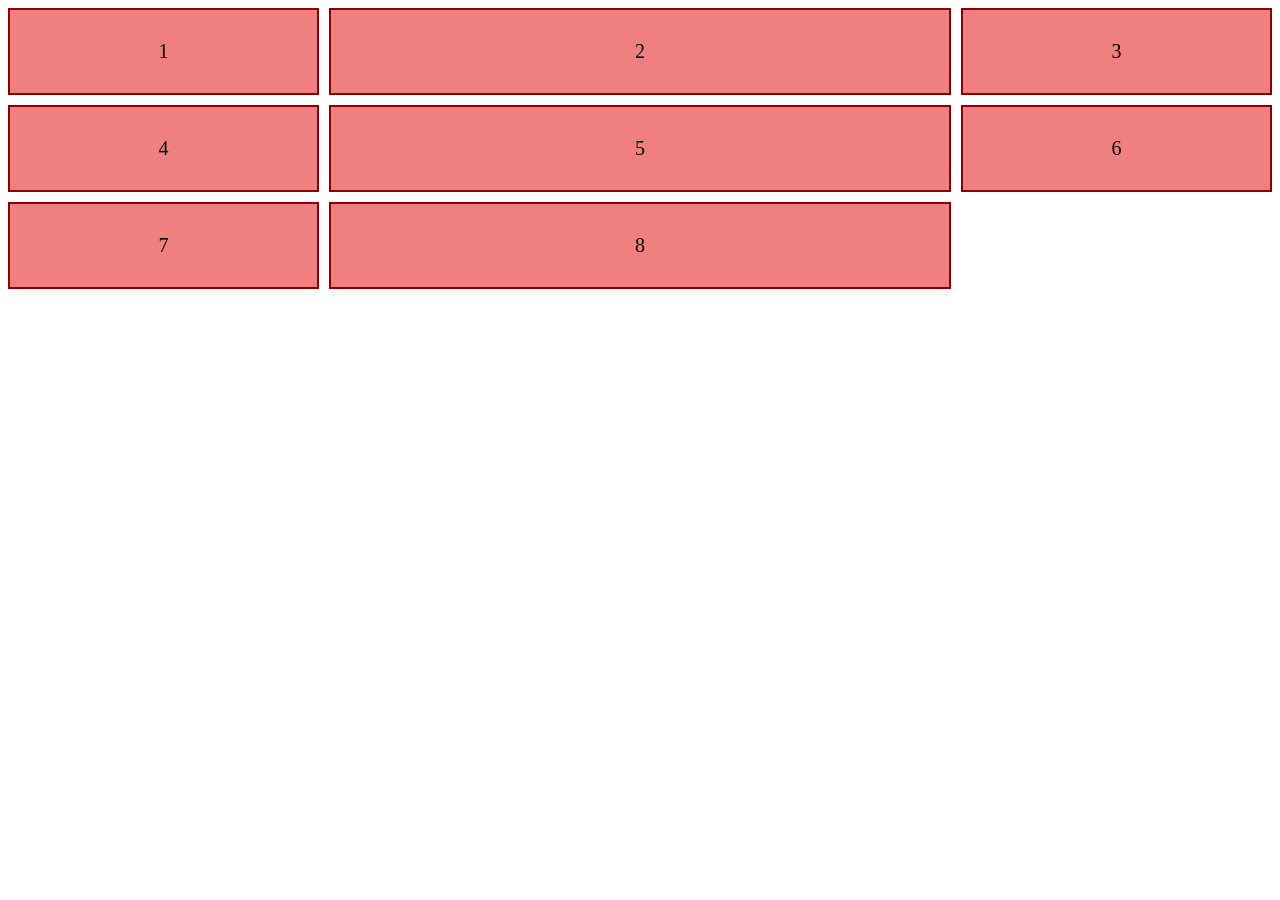
<file: index.html>
<!DOCTYPE html>
<html lang="id">
<head>
    <meta charset="UTF-8">
    <meta name="viewport" content="width=device-width, initial-scale=1.0">
    <title>Latihan Grid Minggu 07</title>
    <link rel="stylesheet" href="style.css">
</head>
<body>
    <div class="grid">
        <div class="cell">1</div>
        <div class="cell">2</div>
        <div class="cell">3</div>
        <div class="cell">4</div>
        <div class="cell">5</div>
        <div class="cell">6</div>
        <div class="cell">7</div>
        <div class="cell">8</div>
    </div>
</body>
</html>
</file>
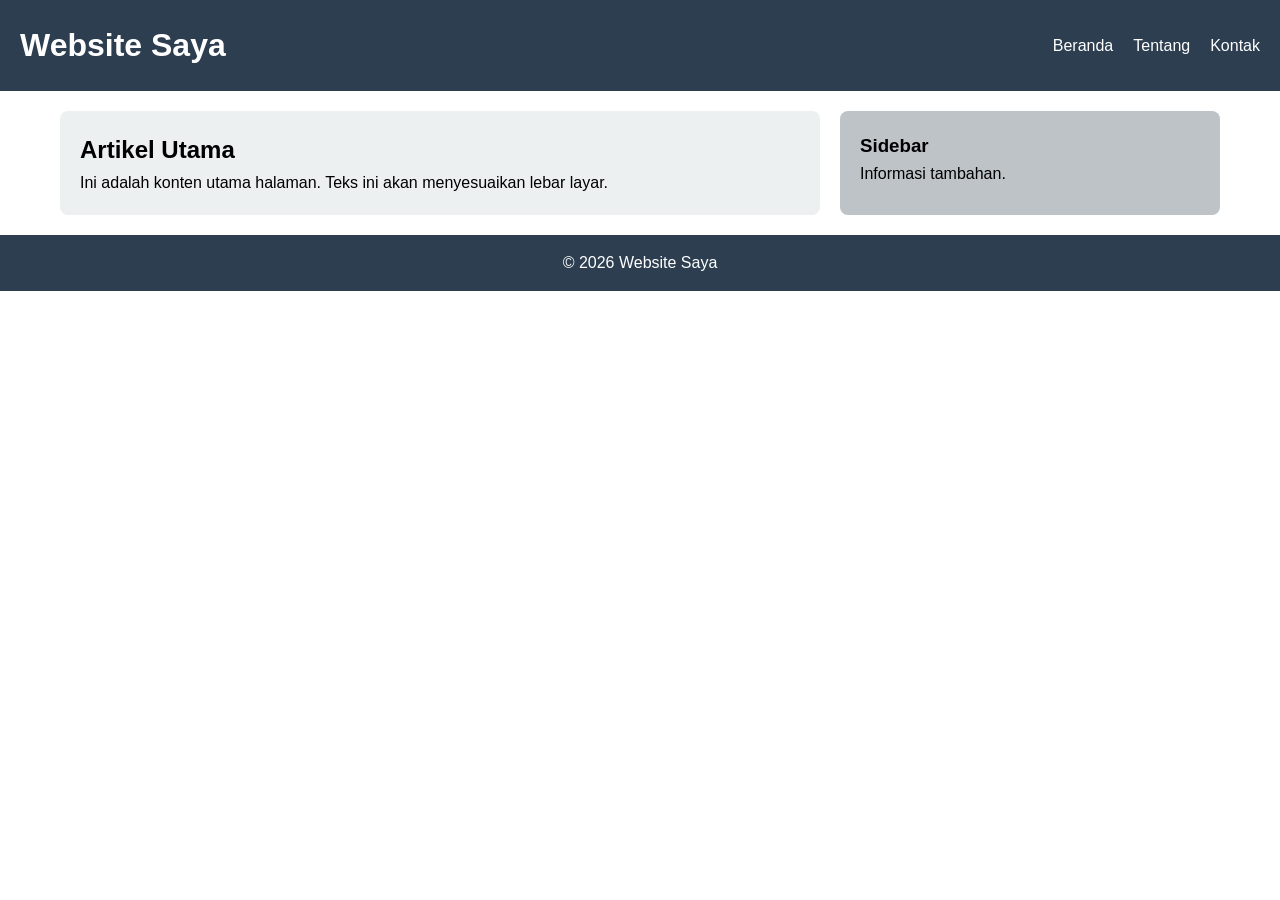
<file: halaman.html>
<!DOCTYPE html>
<html lang="id">
<head>
    <meta charset="UTF-8">
    <meta name="viewport" content="width=device-width, initial-scale=1.0">
    <title>Halaman Responsif Lengkap</title>
    <link rel="stylesheet" href="halaman.css">
</head>
<body>
    <header class="header">
        <h1>Website Saya</h1>
        <nav>
            <ul class="menu">
                <li><a href="#">Beranda</a></li>
                <li><a href="#">Tentang</a></li>
                <li><a href="#">Kontak</a></li>
            </ul>
        </nav>
    </header>

    <main class="konten">
        <section class="artikel">
            <h2>Artikel Utama</h2>
            <p>Ini adalah konten utama halaman. Teks ini akan menyesuaikan lebar layar.</p>
        </section>
        <aside class="sidebar">
            <h3>Sidebar</h3>
            <p>Informasi tambahan.</p>
        </aside>
    </main>

    <footer class="footer">
        <p>&copy; 2026 Website Saya</p>
    </footer>
</body>
</html>
</file>
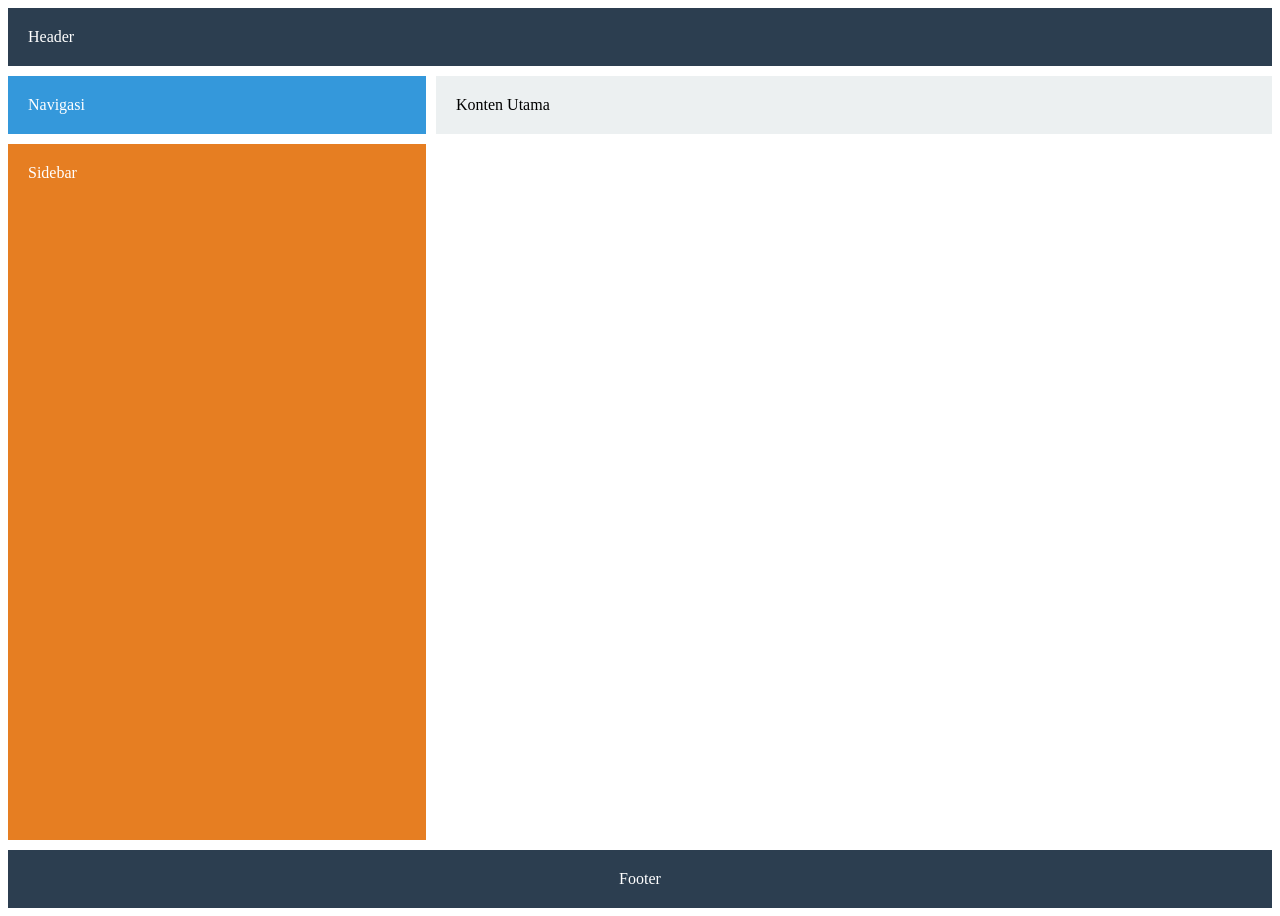
<file: layout.html>
<!DOCTYPE html>
<html lang="id">
<head>
    <meta charset="UTF-8">
    <title>Layout Grid</title>
    <link rel="stylesheet" href="layout.css">
</head>
<body>
    <div class="layout">
        <header class="header">Header</header>
        <nav class="nav">Navigasi</nav>
        <main class="main">Konten Utama</main>
        <aside class="aside">Sidebar</aside>
        <footer class="footer">Footer</footer>
    </div>
</body>
</html>
</file>
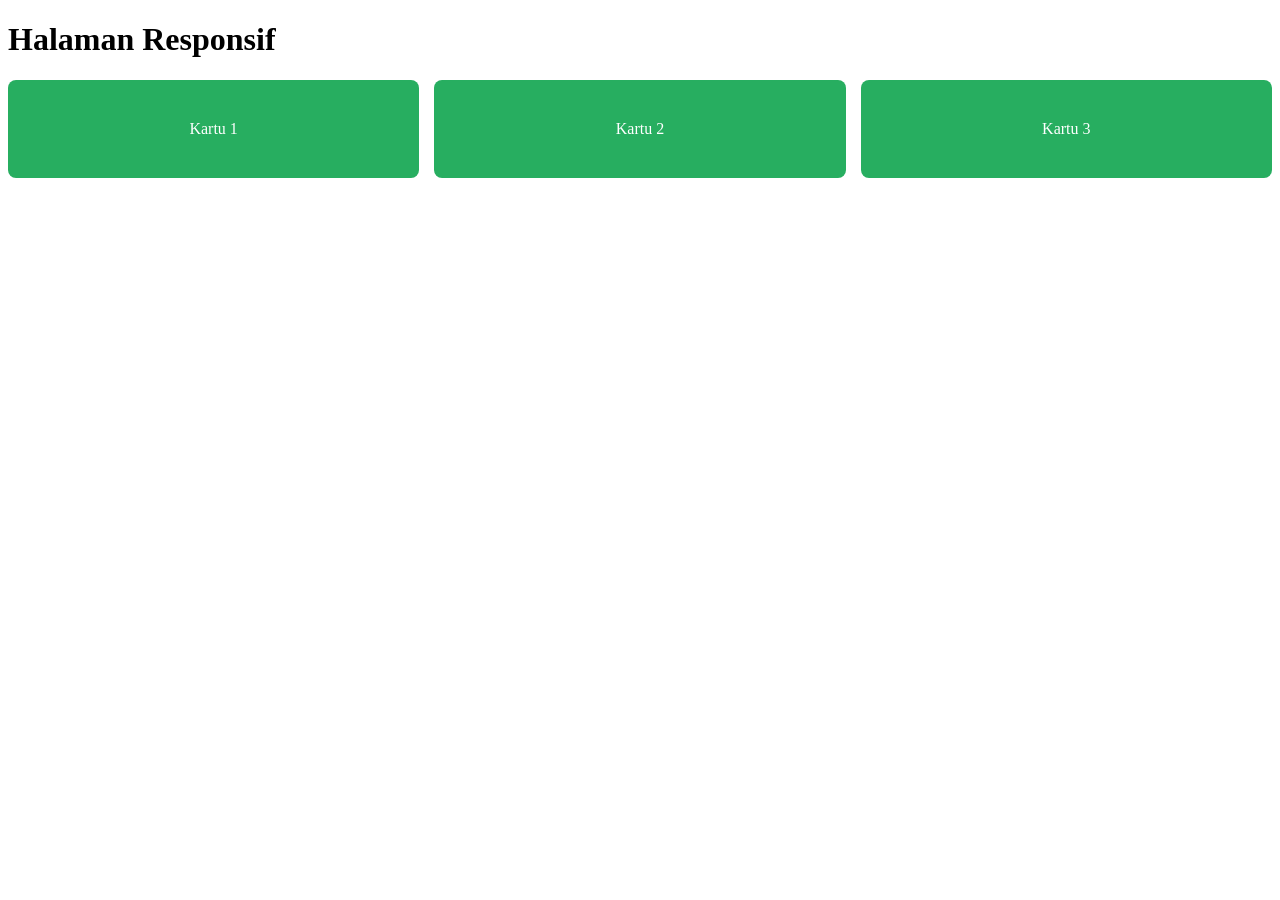
<file: mobile-first.html>
<!DOCTYPE html>
<html lang="id">
<head>
    <meta charset="UTF-8">
    <meta name="viewport" content="width=device-width, initial-scale=1.0">
    <title>Responsive</title>
    <link rel="stylesheet" href="mobile-first.css">
</head>
<body>
    <h1>Halaman Responsif</h1>
    <div class="konten">
        <div class="kartu">Kartu 1</div>
        <div class="kartu">Kartu 2</div>
        <div class="kartu">Kartu 3</div>
    </div>
</body>
</html>
</file>
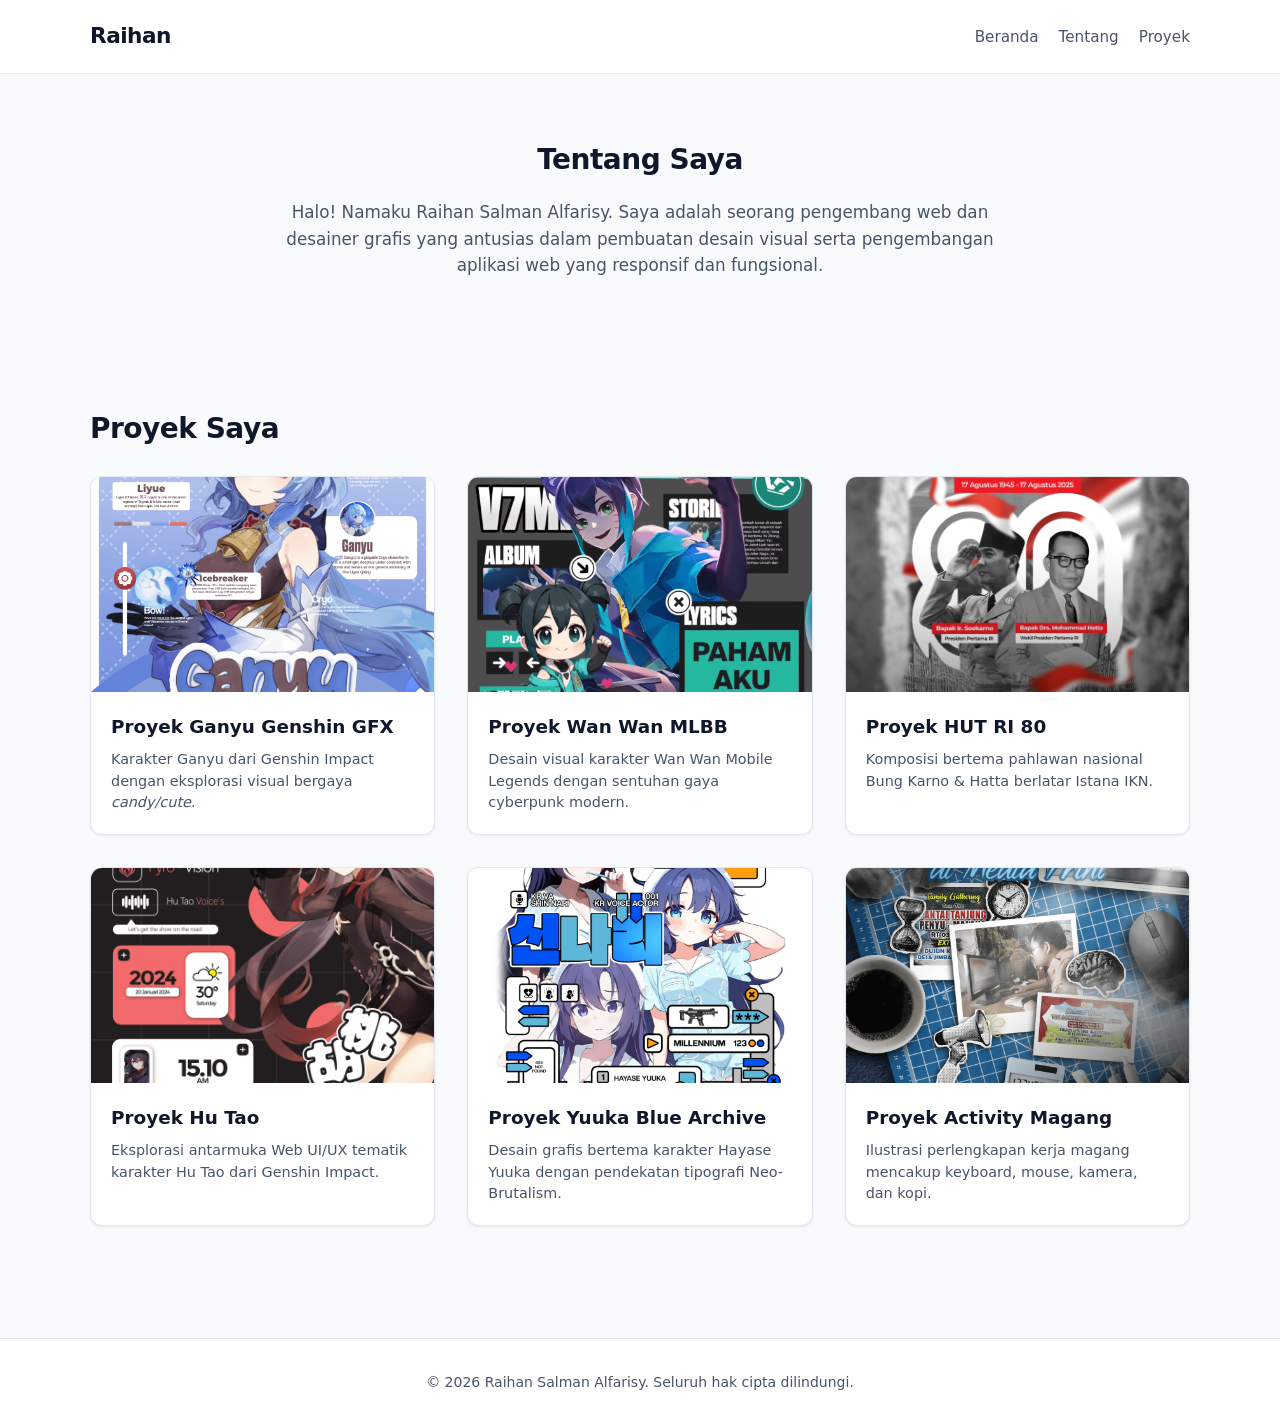
<file: portofolio.html>
<!DOCTYPE html>
<html lang="id">
<head>
  <meta charset="UTF-8">
  <meta name="viewport" content="width=device-width, initial-scale=1.0">
  <title>Portofolio Raihan</title>
  <link rel="stylesheet" href="portofolio.css">
</head>
<body id="beranda">

  <header class="header">
    <div class="nav-container">
      <h1 class="logo">Raihan</h1>
      <nav>
        <ul class="menu">
          <li><a href="#beranda">Beranda</a></li>
          <li><a href="#tentang">Tentang</a></li>
          <li><a href="#proyek">Proyek</a></li>
        </ul>
      </nav>
    </div>
  </header>

  <main>
    <section id="tentang" class="tentang">
      <h2>Tentang Saya</h2>
      <p>Halo! Namaku Raihan Salman Alfarisy. Saya adalah seorang pengembang web dan desainer grafis yang antusias dalam pembuatan desain visual serta pengembangan aplikasi web yang responsif dan fungsional.</p>
    </section>

    <section id="proyek" class="proyek">
      <h2>Proyek Saya</h2>
      <div class="grid-proyek">
        
        <article class="kartu">
          <div class="kartu-img-wrapper">
            <img src="foto1.png" alt="Proyek Ganyu Genshin GFX" loading="lazy">
          </div>
          <div class="kartu-konten">
            <h3>Proyek Ganyu Genshin GFX</h3>
            <p>Karakter Ganyu dari Genshin Impact dengan eksplorasi visual bergaya <em>candy/cute</em>.</p>
          </div>
        </article>

        <article class="kartu">
          <div class="kartu-img-wrapper">
            <img src="foto2.png" alt="Proyek Wan Wan MLBB" loading="lazy">
          </div>
          <div class="kartu-konten">
            <h3>Proyek Wan Wan MLBB</h3>
            <p>Desain visual karakter Wan Wan Mobile Legends dengan sentuhan gaya cyberpunk modern.</p>
          </div>
        </article>

        <article class="kartu">
          <div class="kartu-img-wrapper">
            <img src="foto3.png" alt="Proyek HUT RI 80" loading="lazy">
          </div>
          <div class="kartu-konten">
            <h3>Proyek HUT RI 80</h3>
            <p>Komposisi bertema pahlawan nasional Bung Karno & Hatta berlatar Istana IKN.</p>
          </div>
        </article>

        <article class="kartu">
          <div class="kartu-img-wrapper">
            <img src="foto4.png" alt="Proyek Hu Tao" loading="lazy">
          </div>
          <div class="kartu-konten">
            <h3>Proyek Hu Tao</h3>
            <p>Eksplorasi antarmuka Web UI/UX tematik karakter Hu Tao dari Genshin Impact.</p>
          </div>
        </article>

        <article class="kartu">
          <div class="kartu-img-wrapper">
            <img src="foto5.png" alt="Proyek Yuuka Blue Archive" loading="lazy">
          </div>
          <div class="kartu-konten">
            <h3>Proyek Yuuka Blue Archive</h3>
            <p>Desain grafis bertema karakter Hayase Yuuka dengan pendekatan tipografi Neo-Brutalism.</p>
          </div>
        </article>

        <article class="kartu">
          <div class="kartu-img-wrapper">
            <img src="foto6.png" alt="Proyek Activity Magang" loading="lazy">
          </div>
          <div class="kartu-konten">
            <h3>Proyek Activity Magang</h3>
            <p>Ilustrasi perlengkapan kerja magang mencakup keyboard, mouse, kamera, dan kopi.</p>
          </div>
        </article>

      </div>
    </section>
  </main>

  <footer class="footer">
    <p>&copy; 2026 Raihan Salman Alfarisy. Seluruh hak cipta dilindungi.</p>
  </footer>

</body>
</html>
</file>
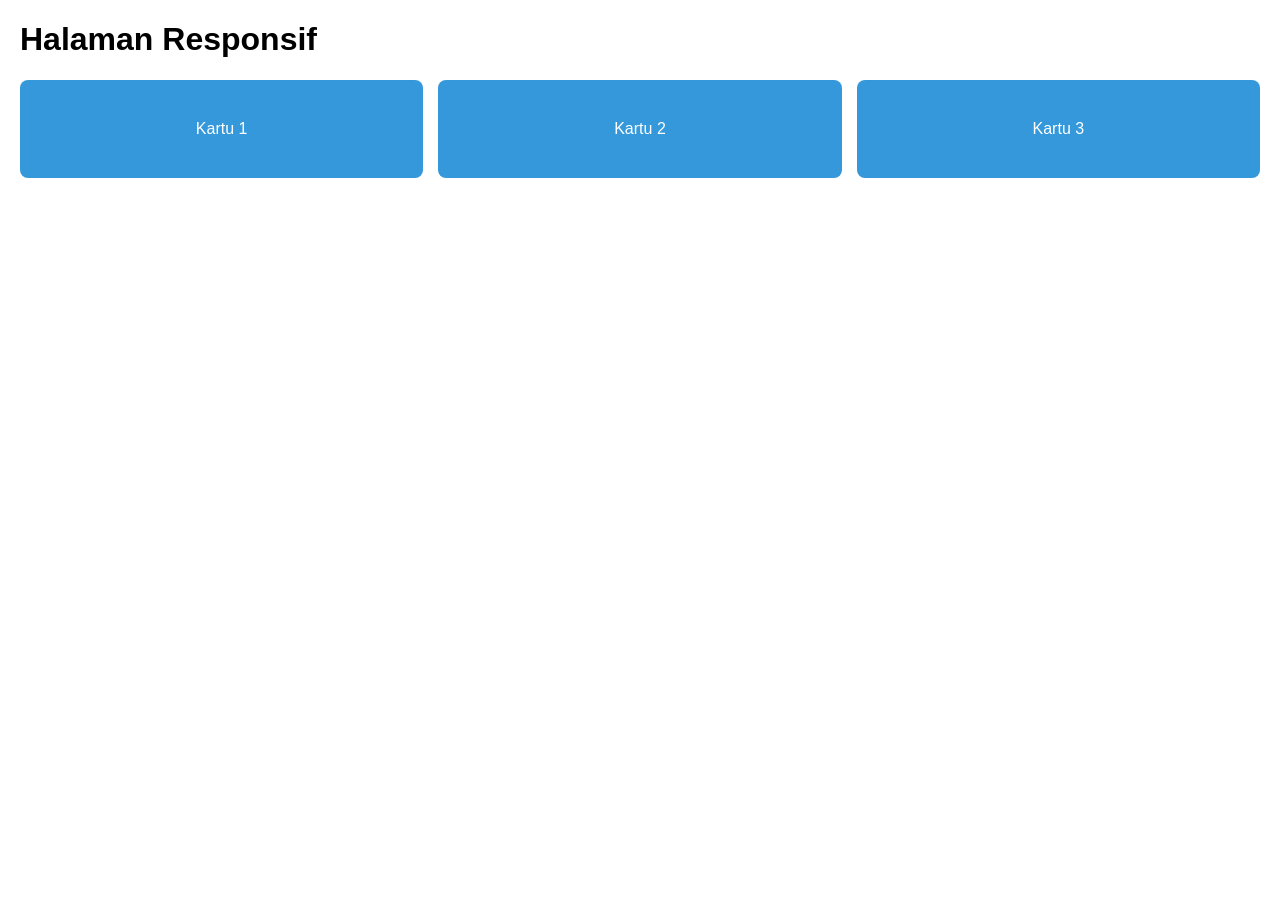
<file: responsive.html>
<!DOCTYPE html>
<html lang="id">
<head>
    <meta charset="UTF-8">
    <meta name="viewport" content="width=device-width, initial-scale=1.0">
    <title>Responsive</title>
    <link rel="stylesheet" href="responsive.css">
</head>
<body>
    <h1>Halaman Responsif</h1>
    <div class="konten">
        <div class="kartu">Kartu 1</div>
        <div class="kartu">Kartu 2</div>
        <div class="kartu">Kartu 3</div>
    </div>
</body>
</html>
</file>
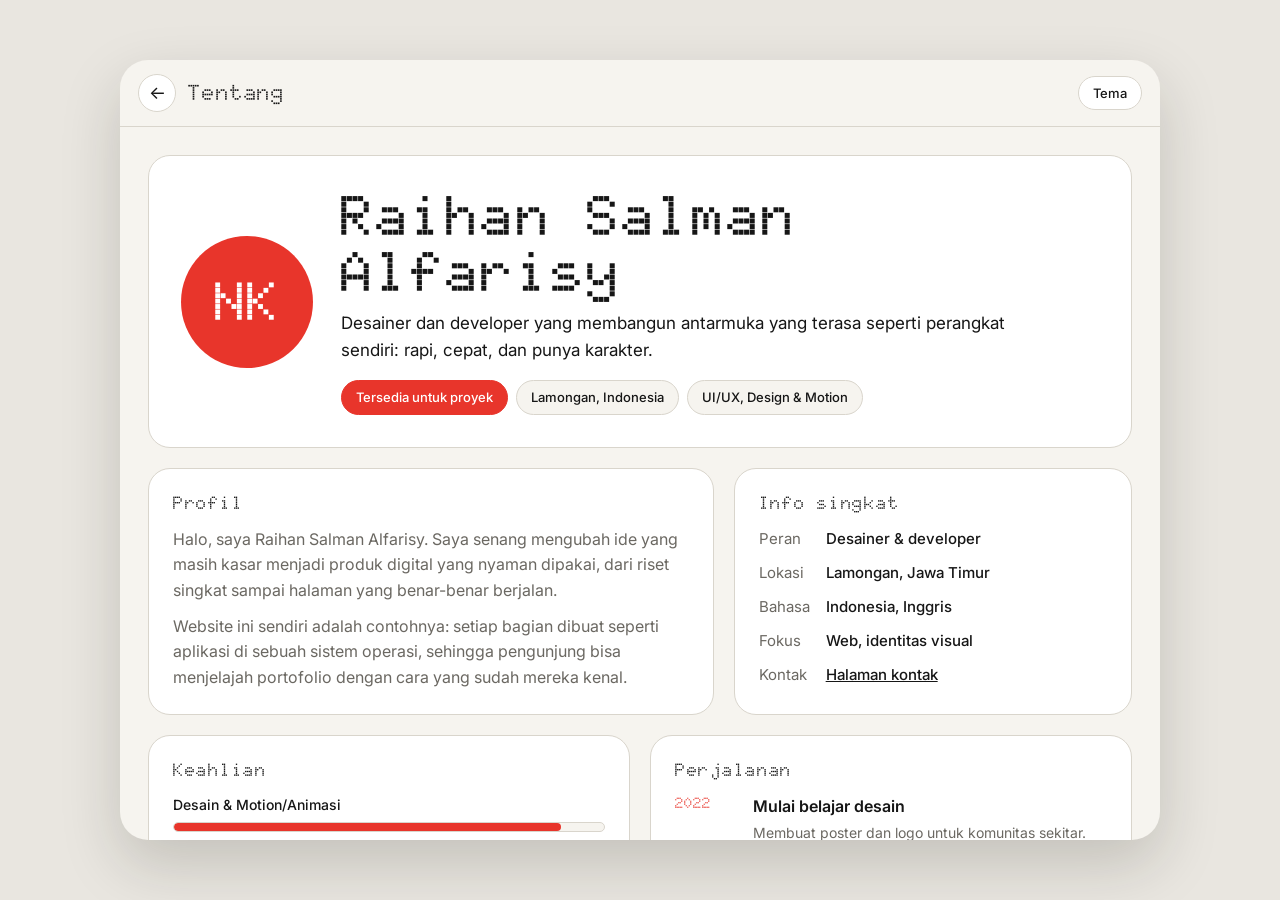
<file: tentang.html>
<!DOCTYPE html>
<html lang="id">
<head>
<meta charset="utf-8">
<meta name="viewport" content="width=device-width, initial-scale=1, viewport-fit=cover">
<title>Tentang</title>
<link rel="preconnect" href="https://fonts.googleapis.com">
<link rel="preconnect" href="https://fonts.gstatic.com" crossorigin>
<link href="https://fonts.googleapis.com/css2?family=Doto:wght@700;900&family=Inter:wght@400;500;600&display=swap" rel="stylesheet">
<style>
:root{
  --bg:#e9e6e0; --win:#f6f4ef; --surface:#ffffff; --ink:#161616; --muted:#6b6862;
  --line:#d9d5cc; --red:#e8352b; --red-ink:#fff; --shadow:0 24px 60px rgba(30,25,15,.18);
  --r-win:28px; --r-card:22px; --r-pill:999px;
  --dot:"Doto","Courier New",monospace; --sans:"Inter",system-ui,-apple-system,"Segoe UI",sans-serif;
}
@media (prefers-color-scheme:dark){
  :root:not([data-theme="light"]){
    --bg:#0f0f10; --win:#1a1a1c; --surface:#242427; --ink:#f2f0eb; --muted:#9b978f;
    --line:#35353a; --shadow:0 24px 60px rgba(0,0,0,.5);
  }
}
:root[data-theme="dark"]{
  --bg:#0f0f10; --win:#1a1a1c; --surface:#242427; --ink:#f2f0eb; --muted:#9b978f;
  --line:#35353a; --shadow:0 24px 60px rgba(0,0,0,.5);
}
*{box-sizing:border-box;margin:0}
html,body{height:100%}
body{
  font-family:var(--sans);background:var(--bg);color:var(--ink);line-height:1.6;
  padding:env(safe-area-inset-top,0) 0 env(safe-area-inset-bottom,0);
  display:flex;align-items:center;justify-content:center;
}
a{color:inherit}
:focus-visible{outline:3px solid var(--red);outline-offset:3px;border-radius:8px}

/* Jendela */
.window{
  width:min(1040px,100%);height:min(780px,100%);background:var(--win);
  border-radius:var(--r-win);box-shadow:var(--shadow);display:flex;flex-direction:column;overflow:hidden;
}
.titlebar{
  display:flex;align-items:center;gap:12px;padding:14px 18px;border-bottom:1px solid var(--line);
}
.back{
  display:inline-grid;place-items:center;width:38px;height:38px;border-radius:50%;
  background:var(--surface);border:1px solid var(--line);text-decoration:none;font-size:18px;
}
.titlebar h1{font:700 22px/1 var(--dot);letter-spacing:.04em;flex:1}
.theme{
  border:1px solid var(--line);background:var(--surface);color:var(--ink);cursor:pointer;
  border-radius:var(--r-pill);padding:8px 14px;font:500 13px var(--sans);
}
.content{flex:1;overflow-y:auto;padding:28px;display:grid;gap:20px;grid-template-columns:repeat(12,1fr);align-content:start}

/* Kartu */
.card{background:var(--surface);border:1px solid var(--line);border-radius:var(--r-card);padding:24px}
.card h2{font:700 18px/1.2 var(--dot);letter-spacing:.04em;margin-bottom:12px}
.card p{color:var(--muted);max-width:62ch}
.card p+p{margin-top:10px}

.hero{grid-column:span 12;display:grid;grid-template-columns:auto 1fr;gap:28px;align-items:center;padding:32px}
.avatar{
  width:132px;height:132px;border-radius:50%;background:var(--red);color:var(--red-ink);
  display:grid;place-items:center;font:900 54px var(--dot);
}
.hero h2{font:900 clamp(34px,6vw,56px)/1 var(--dot);letter-spacing:.02em;margin-bottom:10px}
.hero p{font-size:17px;color:var(--ink)}
.pills{display:flex;flex-wrap:wrap;gap:8px;margin-top:16px}
.pill{border-radius:var(--r-pill);padding:6px 14px;font-size:13px;font-weight:500;border:1px solid var(--line);background:var(--win)}
.pill.red{background:var(--red);border-color:var(--red);color:var(--red-ink)}

.bio{grid-column:span 7}
.facts{grid-column:span 5}
.facts dl{display:grid;grid-template-columns:auto 1fr;gap:10px 16px;font-size:15px}
.facts dt{color:var(--muted)}
.facts dd{font-weight:500}

.skills{grid-column:span 6}
.bars{display:grid;gap:14px;list-style:none;padding:0}
.bars li{display:grid;gap:6px;font-size:14px;font-weight:500}
.bar{height:10px;border-radius:var(--r-pill);background:var(--win);border:1px solid var(--line);overflow:hidden}
.bar i{display:block;height:100%;background:var(--ink);border-radius:var(--r-pill)}
.bar i.hot{background:var(--red)}

.journey{grid-column:span 6}
.timeline{list-style:none;padding:0;display:grid;gap:18px;position:relative}
.timeline li{display:grid;grid-template-columns:64px 1fr;gap:14px}
.timeline time{font:700 15px var(--dot);color:var(--red)}
.timeline strong{display:block;font-weight:600}
.timeline span{color:var(--muted);font-size:14px}

.values{grid-column:span 12;display:grid;grid-template-columns:repeat(3,1fr);gap:16px;background:none;border:0;padding:0}
.values .v{background:var(--surface);border:1px solid var(--line);border-radius:var(--r-card);padding:22px}
.values .v:nth-child(2){border-radius:60px 22px 22px 22px}
.values .v:nth-child(3){background:var(--red);border-color:var(--red);color:var(--red-ink)}
.values .v:nth-child(3) p{color:rgba(255,255,255,.85)}
.values h3{font:700 17px var(--dot);letter-spacing:.04em;margin-bottom:8px}
.values p{font-size:14px;color:var(--muted)}

.cta{grid-column:span 12;display:flex;flex-wrap:wrap;gap:12px;align-items:center;justify-content:space-between}
.cta p{color:var(--ink);font-size:17px}
.btn{
  display:inline-block;text-decoration:none;background:var(--red);color:var(--red-ink);font-weight:600;
  padding:12px 22px;border-radius:var(--r-pill);
}
.btn.ghost{background:transparent;color:var(--ink);border:1px solid var(--line)}

/* Tablet & HP */
@media (max-width:860px){
  .bio,.facts,.skills,.journey{grid-column:span 12}
  .values{grid-template-columns:1fr}
}
@media (max-width:640px){
  body{display:block;background:var(--win)}
  .window{height:auto;min-height:100%;border-radius:0;box-shadow:none}
  .titlebar{position:sticky;top:env(safe-area-inset-top,0);background:var(--win);z-index:5}
  .content{padding:16px;overflow:visible}
  .hero{grid-template-columns:1fr;text-align:left;padding:24px}
  .avatar{width:96px;height:96px;font-size:40px}
  .card{border-radius:26px}
}
@media (prefers-reduced-motion:reduce){*{scroll-behavior:auto!important;transition:none!important;animation:none!important}}
</style>
</head>
<body>
<main class="window" aria-labelledby="judul">
  <header class="titlebar">
    <a class="back" href="index.html" aria-label="Kembali ke beranda">&#8592;</a>
    <h1 id="judul">Tentang</h1>
    <button class="theme" id="theme" type="button" aria-label="Ganti tema">Tema</button>
  </header>

  <div class="content">
    <section class="card hero">
      <div class="avatar" aria-hidden="true">NK</div>
      <div>
        <h2>Raihan Salman Alfarisy</h2>
        <p>Desainer dan developer yang membangun antarmuka yang terasa seperti perangkat sendiri: rapi, cepat, dan punya karakter.</p>
        <div class="pills">
          <span class="pill red">Tersedia untuk proyek</span>
          <span class="pill">Lamongan, Indonesia</span>
          <span class="pill">UI/UX, Design &amp; Motion </span>
        </div>
      </div>
    </section>

    <section class="card bio">
      <h2>Profil</h2>
      <p>Halo, saya Raihan Salman Alfarisy. Saya senang mengubah ide yang masih kasar menjadi produk digital yang nyaman dipakai, dari riset singkat sampai halaman yang benar-benar berjalan.</p>
      <p>Website ini sendiri adalah contohnya: setiap bagian dibuat seperti aplikasi di sebuah sistem operasi, sehingga pengunjung bisa menjelajah portofolio dengan cara yang sudah mereka kenal.</p>
    </section>

    <section class="card facts">
      <h2>Info singkat</h2>
      <dl>
        <dt>Peran</dt><dd>Desainer &amp; developer</dd>
        <dt>Lokasi</dt><dd>Lamongan, Jawa Timur</dd>
        <dt>Bahasa</dt><dd>Indonesia, Inggris</dd>
        <dt>Fokus</dt><dd>Web, identitas visual</dd>
        <dt>Kontak</dt><dd><a href="kontak.html">Halaman kontak</a></dd>
      </dl>
    </section>

    <section class="card skills">
      <h2>Keahlian</h2>
      <ul class="bars">
        <li>Desain & Motion/Animasi<div class="bar"><i class="hot" style="width:90%"></i></div></li>
        <li>HTML, CSS, JavaScript<div class="bar"><i style="width:80%"></i></div></li>
        <li>Identitas visual<div class="bar"><i style="width:75%"></i></div></li>
        <li>Fotografi &amp; kamera<div class="bar"><i style="width:70%"></i></div></li>
      </ul>
    </section>

    <section class="card journey">
      <h2>Perjalanan</h2>
      <ol class="timeline">
        <li><time>2022</time><div><strong>Mulai belajar desain</strong><span>Membuat poster dan logo untuk komunitas sekitar.</span></div></li>
        <li><time>2024</time><div><strong>Masuk ke pengembangan web</strong><span>Mengubah desain statis menjadi situs yang interaktif.</span></div></li>
        <li><time>2026</time><div><strong>Meluncurkan portofolio ini</strong><span>Satu situs, sebelas aplikasi, satu gaya.</span></div></li>
      </ol>
    </section>

    <section class="card values" aria-label="Prinsip kerja">
      <div class="v"><h3>Jelas dulu</h3><p>Antarmuka yang baik tidak perlu dijelaskan. Saya mulai dari apa yang ingin dilakukan pengguna.</p></div>
      <div class="v"><h3>Detail kecil</h3><p>Jarak, bentuk, dan huruf dipilih satu per satu, bukan diambil dari bawaan.</p></div>
      <div class="v"><h3>Bisa dipakai semua</h3><p>Kontras yang cukup, navigasi keyboard, dan tampilan yang nyaman di HP maupun layar lebar.</p></div>
    </section>

    <section class="card cta">
      <p>Punya proyek atau sekadar ingin menyapa?</p>
      <div>
        <a class="btn" href="kontak.html">Hubungi saya</a>
        <a class="btn ghost" href="index.html">Kembali ke beranda</a>
      </div>
    </section>
  </div>
</main>

<script>
(function(){
  var root=document.documentElement,btn=document.getElementById('theme');
  try{var s=localStorage.getItem('theme');if(s)root.setAttribute('data-theme',s)}catch(e){}
  btn.addEventListener('click',function(){
    var dark=root.getAttribute('data-theme')==='dark'||
      (!root.getAttribute('data-theme')&&matchMedia('(prefers-color-scheme: dark)').matches);
    var next=dark?'light':'dark';
    root.setAttribute('data-theme',next);
    try{localStorage.setItem('theme',next)}catch(e){}
  });
})();
</script>
</body>
</html>
</file>
<file: style.css>
.grid {
    display: grid;
    grid-template-columns: 1fr 2fr 1fr;  /* kolom tengah 2x lebih lebar */
    gap: 10px;
}

.cell {
    background-color: lightcoral;
    border: 2px solid darkred;
    padding: 30px;
    text-align: center;
    font-size: 20px;
}
</file>
<file: halaman.css>
* {
    margin: 0;
    padding: 0;
    box-sizing: border-box;
}

body {
    font-family: Arial, sans-serif;
    line-height: 1.6;
}

.header {
    background-color: #2c3e50;
    color: white;
    padding: 20px;
    text-align: center;
}

.menu {
    list-style: none;
    display: flex;
    justify-content: center;
    gap: 20px;
    margin-top: 10px;
}

.menu a {
    color: white;
    text-decoration: none;
}

.konten {
    display: grid;
    grid-template-columns: 1fr;  /* 1 kolom di ponsel */
    gap: 20px;
    padding: 20px;
    max-width: 1200px;
    margin: 0 auto;
}

.artikel {
    background-color: #ecf0f1;
    padding: 20px;
    border-radius: 8px;
}

.sidebar {
    background-color: #bdc3c7;
    padding: 20px;
    border-radius: 8px;
}

.footer {
    background-color: #2c3e50;
    color: white;
    text-align: center;
    padding: 15px;
}

/* Tablet: 2 kolom untuk konten */
@media (min-width: 600px) {
    .konten {
        grid-template-columns: 2fr 1fr;  /* artikel lebih lebar dari sidebar */
    }
}

/* Desktop: menu di kanan header */
@media (min-width: 992px) {
    .header {
        display: flex;
        justify-content: space-between;
        align-items: center;
        text-align: left;
    }
    .menu {
        margin-top: 0;
    }
}
</file>
<file: layout.css>
.layout {
    display: grid;
    grid-template-columns: 1fr 2fr;   /* 2 kolom: sidebar + konten */
    grid-template-rows: auto auto 1fr auto;
    gap: 10px;
    min-height: 100vh;
}

.header {
    grid-column: 1 / -1;   /* header membentang semua kolom */
    background-color: #2c3e50;
    color: white;
    padding: 20px;
}

.nav {
    background-color: #3498db;
    color: white;
    padding: 20px;
}

.main {
    background-color: #ecf0f1;
    padding: 20px;
}

.aside {
    background-color: #e67e22;
    color: white;
    padding: 20px;
}

.footer {
    grid-column: 1 / -1;   /* footer membentang semua kolom */
    background-color: #2c3e50;
    color: white;
    padding: 20px;
    text-align: center;
}
</file>
<file: mobile-first.css>
/* Default: untuk ponsel (layar kecil) */
.konten {
    display: grid;
    grid-template-columns: 1fr;  /* 1 kolom di ponsel */
    gap: 15px;
}

.kartu {
    background-color: #27ae60;
    color: white;
    padding: 40px;
    text-align: center;
    border-radius: 8px;
}

/* Layar >= 600px (tablet) */
@media (min-width: 600px) {
    .konten {
        grid-template-columns: 1fr 1fr;  /* 2 kolom */
    }
}

/* Layar >= 992px (desktop) */
@media (min-width: 992px) {
    .konten {
        grid-template-columns: 1fr 1fr 1fr;  /* 3 kolom */
    }
}
</file>
<file: portofolio.css>
:root {
  --bg-primary: #f8fafc;
  --bg-surface: #ffffff;
  --text-main: #0f172a;
  --text-muted: #475569;
  --primary-accent: #2563eb;
  --border-color: #e2e8f0;
  --shadow-sm: 0 1px 3px rgba(0, 0, 0, 0.08);
  --shadow-md: 0 4px 6px -1px rgba(0, 0, 0, 0.08), 0 2px 4px -2px rgba(0, 0, 0, 0.05);
  --radius: 12px;
}

* {
  margin: 0;
  padding: 0;
  box-sizing: border-box;
  font-family: system-ui, -apple-system, BlinkMacSystemFont, "Segoe UI", Roboto, sans-serif;
}

html {
  scroll-behavior: smooth;
}

body {
  line-height: 1.6;
  color: var(--text-main);
  background-color: var(--bg-primary);
  display: flex;
  min-height: 100vh;
  flex-direction: column;
}

main {
  flex: 1;
}

/* Header & Navigasi */
.header {
  position: sticky;
  top: 0;
  z-index: 50;
  background-color: rgba(255, 255, 255, 0.95);
  backdrop-filter: blur(8px);
  border-bottom: 1px solid var(--border-color);
}

.nav-container {
  max-width: 1100px;
  margin: 0 auto;
  padding: 0.875rem 1.25rem;
  display: flex;
  align-items: center;
  justify-content: space-between;
}

.logo {
  font-size: 1.35rem;
  font-weight: 700;
  letter-spacing: -0.5px;
  color: var(--text-main);
}

.menu {
  display: flex;
  gap: 1.25rem;
  list-style: none;
}

.menu a {
  text-decoration: none;
  color: var(--text-muted);
  font-size: 0.95rem;
  font-weight: 500;
  transition: color 0.2s ease;
}

.menu a:hover {
  color: var(--primary-accent);
}

/* Kontainer Utama */
.tentang, .proyek {
  max-width: 1100px;
  margin: 0 auto;
  padding: 2.5rem 1.25rem;
}

.tentang h2, .proyek h2 {
  font-size: 1.75rem;
  font-weight: 700;
  margin-bottom: 1rem;
  letter-spacing: -0.5px;
}

.tentang {
  text-align: center;
  max-width: 760px;
  padding-top: 3.5rem;
  padding-bottom: 1.5rem;
}

.tentang p {
  color: var(--text-muted);
  font-size: 1.05rem;
}

.proyek h2 {
  text-align: left;
  margin-bottom: 1.5rem;
}

/* Grid Proyek (Mobile-First: 1 Kolom) */
.grid-proyek {
  display: grid;
  grid-template-columns: 1fr;
  gap: 1.5rem;
}

/* Kartu */
.kartu {
  background-color: var(--bg-surface);
  border-radius: var(--radius);
  border: 1px solid var(--border-color);
  box-shadow: var(--shadow-sm);
  overflow: hidden;
  display: flex;
  flex-direction: column;
  transition: transform 0.2s ease, box-shadow 0.2s ease;
}

.kartu:hover {
  transform: translateY(-4px);
  box-shadow: var(--shadow-md);
}

/* Rasio Gambar Presisi & Bebas Distorsi */
.kartu-img-wrapper {
  width: 100%;
  aspect-ratio: 4 / 3;
  overflow: hidden;
  background-color: #f1f5f9;
}

.kartu-img-wrapper img {
  width: 100%;
  height: 100%;
  object-fit: cover;
  display: block;
  transition: transform 0.3s ease;
}

.kartu:hover .kartu-img-wrapper img {
  transform: scale(1.03);
}

/* Teks Kartu */
.kartu-konten {
  padding: 1.25rem;
  display: flex;
  flex-direction: column;
  flex-grow: 1;
}

.kartu-konten h3 {
  font-size: 1.15rem;
  font-weight: 600;
  margin-bottom: 0.5rem;
  color: var(--text-main);
}

.kartu-konten p {
  font-size: 0.9rem;
  color: var(--text-muted);
  line-height: 1.5;
}

/* Footer */
.footer {
  text-align: center;
  padding: 2rem 1.25rem;
  background-color: var(--bg-surface);
  border-top: 1px solid var(--border-color);
  color: var(--text-muted);
  font-size: 0.875rem;
  margin-top: 3rem;
}

/* Tablet (2 Kolom) */
@media (min-width: 640px) {
  .nav-container {
    padding: 1rem 2rem;
  }

  .tentang, .proyek {
    padding: 3rem 2rem;
  }

  .grid-proyek {
    grid-template-columns: repeat(2, 1fr);
    gap: 1.75rem;
  }
}

/* Desktop (3 Kolom) */
@media (min-width: 1024px) {
  .nav-container {
    padding: 1.2rem 0;
  }

  .tentang, .proyek {
    padding: 4rem 0;
  }

  .grid-proyek {
    grid-template-columns: repeat(3, 1fr);
    gap: 2rem;
  }

  .kartu-img-wrapper {
    aspect-ratio: 16 / 10;
  }
}
</file>
<file: responsive.css>
body {
    font-family: Arial, sans-serif;
    margin: 20px;
}

.konten {
    display: grid;
    grid-template-columns: 1fr 1fr 1fr;  /* 3 kolom di layar besar */
    gap: 15px;
}

.kartu {
    background-color: #3498db;
    color: white;
    padding: 40px;
    text-align: center;
    border-radius: 8px;
}

/* Media query: saat layar <= 768px (tablet) */
@media (max-width: 768px) {
    .konten {
        grid-template-columns: 1fr 1fr;  /* jadi 2 kolom */
    }
}

/* Media query: saat layar <= 480px (ponsel) */
@media (max-width: 480px) {
    .konten {
        grid-template-columns: 1fr;  /* jadi 1 kolom */
    }
    h1 {
        font-size: 20px;
    }
}
</file>
